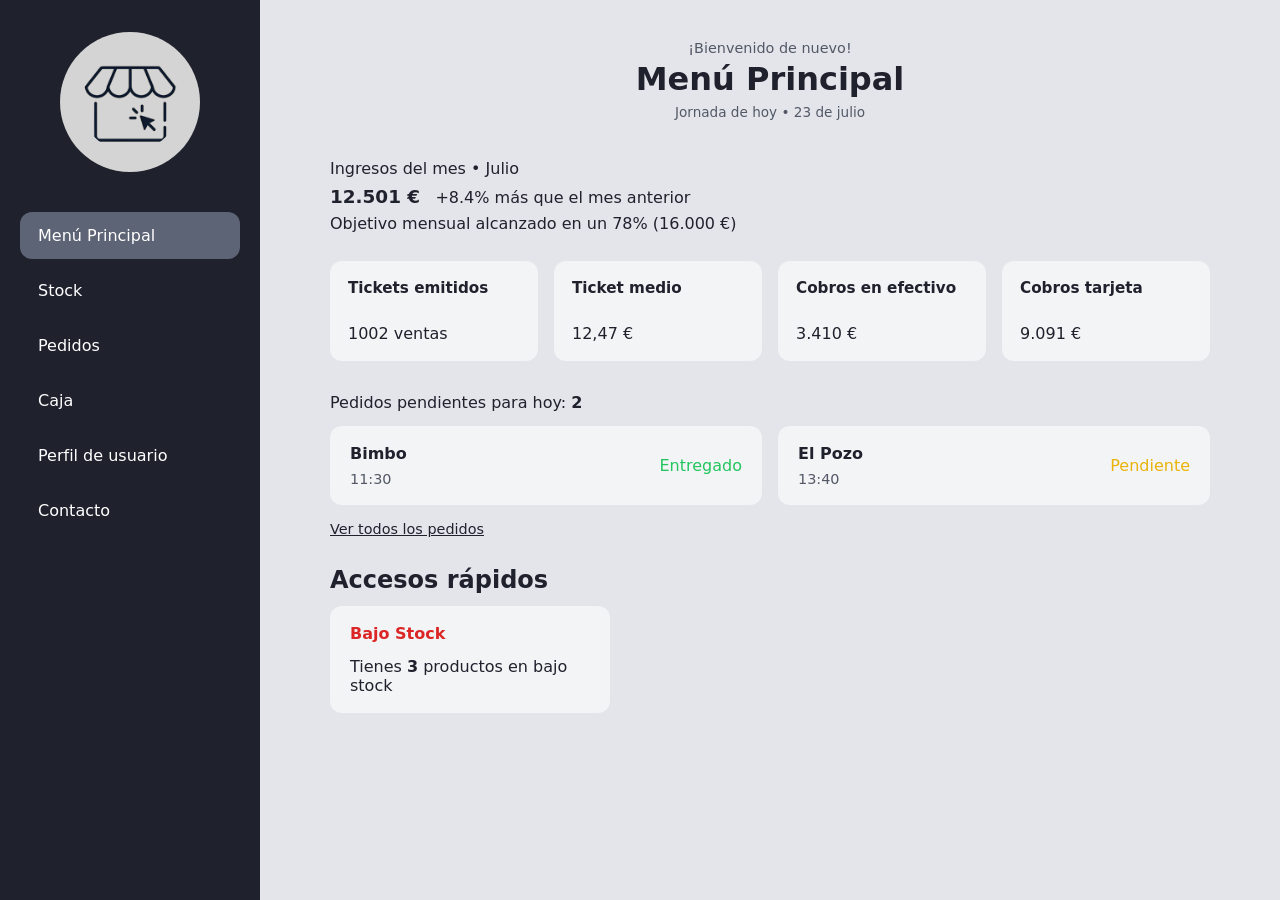
<file: src/html/index.html>
<!DOCTYPE html>
<html lang="es">

<head>
    <meta charset="UTF-8">
    <meta name="viewport" content="width=device-width, initial-scale=1.0">
    <title>Menú Principal - Gestión</title>
    <link rel="stylesheet" href="../css/main.css">
</head>

<body>

    <aside class="header-principal">
        <img src="../../../assets/logo.svg" alt="Logo" class="header-logo">
        <nav class="menu-nav">
            <a href="index.html" class="menu-link activo">Menú Principal</a>
            <a href="stock.html" class="menu-link">Stock</a>
            <a href="pedidos.html" class="menu-link">Pedidos</a>
            <a href="caja.html" class="menu-link">Caja</a>
            <a href="perfil.html" class="menu-link">Perfil de usuario</a>
            <a href="contacto.html" class="menu-link">Contacto</a>
        </nav>
    </aside>

    <main class="contenedor-principal">
        <header class="cabecera-pagina">
            <p class="cabecera-subtitulo">¡Bienvenido de nuevo!</p>
            <h1 class="cabecera-titulo">Menú Principal</h1>
            <p class="cabecera-fecha" id="fecha-jornada">Jornada de hoy • 23 de julio</p>
        </header>

        <section class="income-summary">
            <p>Ingresos del mes • <span id="mes-actual">Julio</span></p>
            <p><strong class="ingresos-total" id="ingresos-mes">12.501 €</strong> &nbsp; <span id="comparativa-mes">+8.4%
                    más que el mes anterior</span></p>
            <p id="objetivo-mes">Objetivo mensual alcanzado en un 78% (16.000 €)</p>
        </section>

        <section class="lista-datos">
            <article class="dato-item">
                <h3 class="dato-nombre">Tickets emitidos</h3>
                <p class="dato-valor" id="kpi-tickets">1002 ventas</p>
            </article>
            <article class="dato-item">
                <h3 class="dato-nombre">Ticket medio</h3>
                <p class="dato-valor" id="kpi-ticket-medio">12,47 €</p>
            </article>
            <article class="dato-item">
                <h3 class="dato-nombre">Cobros en efectivo</h3>
                <p class="dato-valor" id="kpi-efectivo">3.410 €</p>
            </article>
            <article class="dato-item">
                <h3 class="dato-nombre">Cobros tarjeta</h3>
                <p class="dato-valor" id="kpi-tarjeta">9.091 €</p>
            </article>
        </section>
        <section>
            <p>Pedidos pendientes para hoy: <strong id="pending-count">2</strong></p>
            <section class="lista-pedidos" id="pedidos-hoy"></section>
            <a href="pedidos.html" class="enlace-ver-mas">Ver todos los pedidos</a>
        </section>
        <section id="accesos-rapidos"><h2>Accesos rápidos</h2></section>
    </main>
    <script type="module" src="../js/main.js"></script>
</body>
</html>
</file>
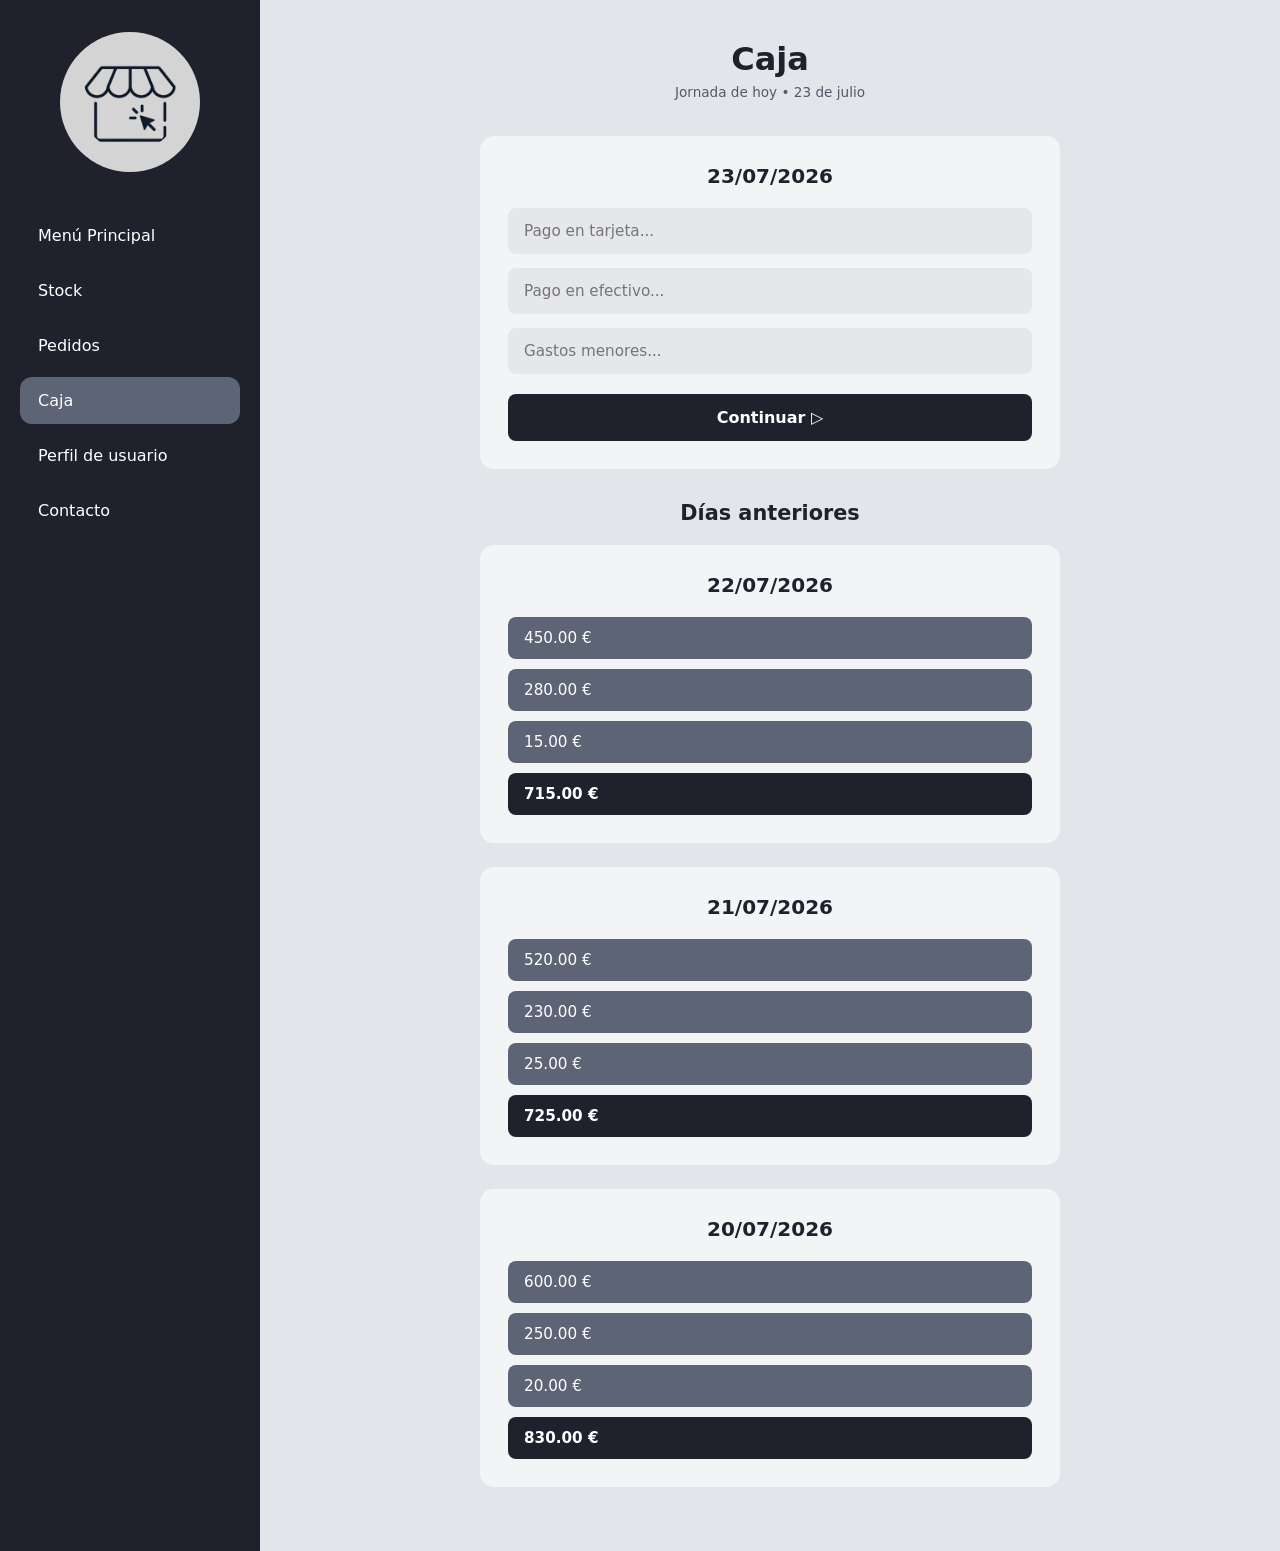
<file: src/html/caja.html>
<!DOCTYPE html>
<html lang="es">

<head>
    <meta charset="UTF-8">
    <meta name="viewport" content="width=device-width, initial-scale=1.0">
    <title>Caja - Gestión</title>
    <link rel="stylesheet" href="../css/main.css">
</head>

<body>

    <aside class="header-principal">
        <img src="../../../assets/logo.svg" alt="Logo" class="header-logo">
        <nav class="menu-nav">
            <a href="index.html" class="menu-link">Menú Principal</a>
            <a href="stock.html" class="menu-link">Stock</a>
            <a href="pedidos.html" class="menu-link">Pedidos</a>
            <a href="caja.html" class="menu-link activo">Caja</a>
            <a href="perfil.html" class="menu-link">Perfil de usuario</a>
            <a href="contacto.html" class="menu-link">Contacto</a>
        </nav>
    </aside>

    <main class="contenedor-principal">
        <header class="cabecera-pagina">
            <h1 class="cabecera-titulo">Caja</h1>
            <p class="cabecera-fecha" id="fecha-jornada">Jornada de hoy • 23 de julio</p>
        </header>

        <section class="form-card">
            <h2 id="fecha-caja-hoy">23/07/2026</h2>
            <form id="form-caja">
                <input type="number id="input-tarjeta" class="campo-input" placeholder="Pago en tarjeta..."
                    required>
                <input type="number" id="input-efectivo" class="campo-input"
                    placeholder="Pago en efectivo..." required>
                <input type="number" id="input-gastos" class="campo-input" placeholder="Gastos menores..."
                    required>
                <button type="submit" class="boton-principal">Continuar ▷</button>
            </form>
        </section>
        <h3 class="section-divider-title">Días anteriores</h3>
        <section id="caja-historial"></section>
    </main>
    <script type="module" src="../js/main.js"></script>
</body>
</html>
</file>
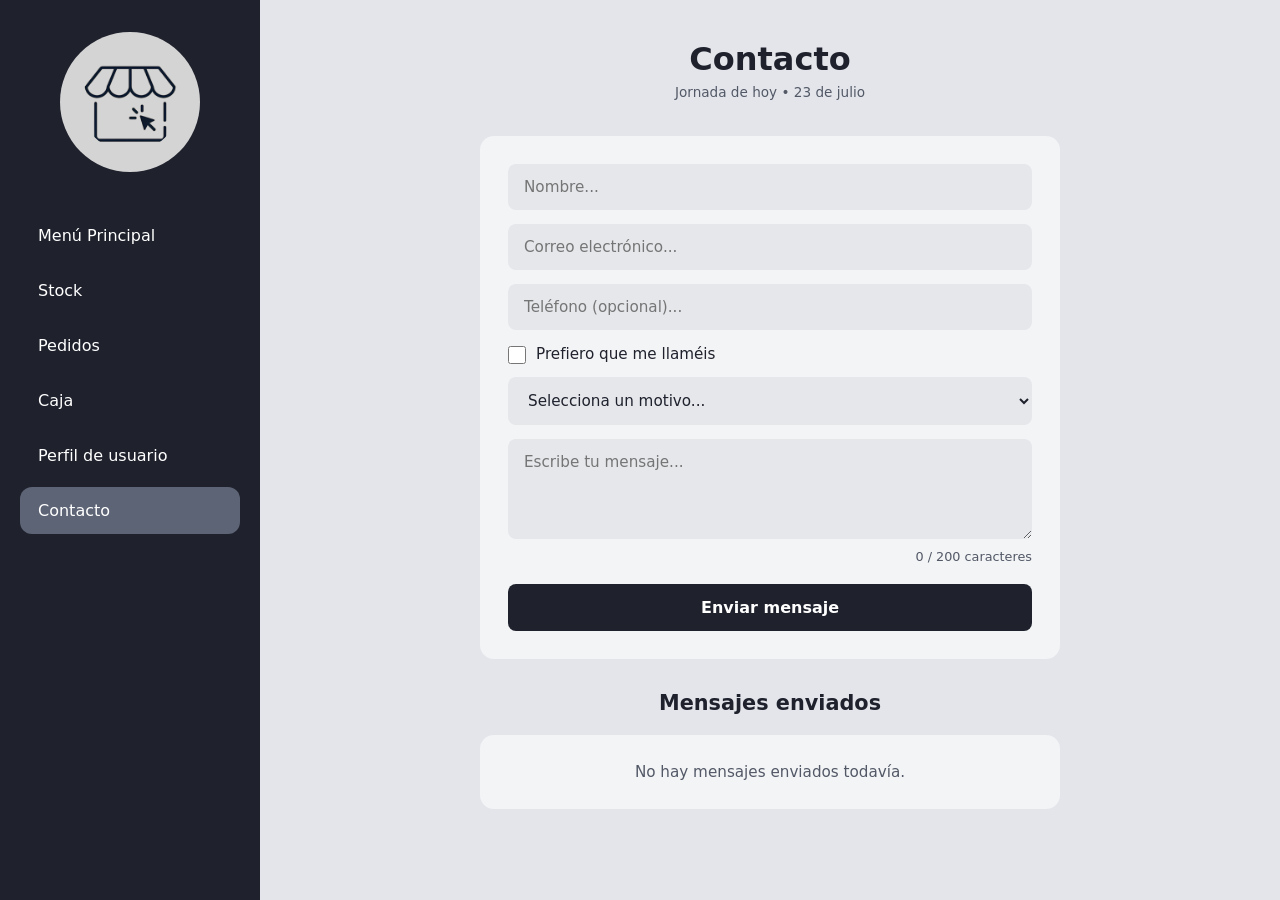
<file: src/html/contacto.html>
<!DOCTYPE html>
<html lang="es">

<head>
    <meta charset="UTF-8">
    <meta name="viewport" content="width=device-width, initial-scale=1.0">
    <title>Contacto - Gestión</title>
    <link rel="stylesheet" href="../css/main.css">
</head>

<body>

    <aside class="header-principal">
        <img src="../../../assets/logo.svg" alt="Logo" class="header-logo">
        <nav class="menu-nav">
            <a href="index.html" class="menu-link">Menú Principal</a>
            <a href="stock.html" class="menu-link">Stock</a>
            <a href="pedidos.html" class="menu-link">Pedidos</a>
            <a href="caja.html" class="menu-link">Caja</a>
            <a href="perfil.html" class="menu-link">Perfil de usuario</a>
            <a href="contacto.html" class="menu-link activo">Contacto</a>
        </nav>
    </aside>

    <main class="contenedor-principal">
        <header class="cabecera-pagina">
            <h1 class="cabecera-titulo">Contacto</h1>
            <p class="cabecera-fecha" id="fecha-jornada">Jornada de hoy • 23 de julio</p>
        </header>

        <section class="form-card">
            <form id="form-contacto" novalidate>
                <label class="campo-grupo">
                    <input type="text" id="input-nombre" class="campo-input" placeholder="Nombre..." aria-label="Nombre" required>
                    <span class="campo-error"></span>
                </label>

                <label class="campo-grupo">
                    <input type="email" id="input-email" class="campo-input" placeholder="Correo electrónico..." aria-label="Correo electrónico" required>
                    <span class="campo-error"></span>
                </label>

                <label class="campo-grupo">
                    <input type="tel" id="input-telefono" class="campo-input" placeholder="Teléfono (opcional)..." aria-label="Teléfono">
                    <span class="campo-error"></span>
                </label>

                <label class="campo-checkbox">
                    <input type="checkbox" id="input-llamar" name="llamar">
                    Prefiero que me llaméis
                    <span class="campo-error"></span>
                </label>

                <label class="campo-grupo">
                    <select id="input-motivo" class="campo-input" aria-label="Motivo de contacto" required>
                        <option value="">Selecciona un motivo...</option>
                        <option value="Incidencia con un pedido">Incidencia con un pedido</option>
                        <option value="Consulta de stock">Consulta de stock</option>
                        <option value="Problema en caja">Problema en caja</option>
                        <option value="Otro motivo">Otro motivo</option>
                    </select>
                    <span class="campo-error"></span>
                </label>

                <label class="campo-grupo">
                    <textarea id="input-mensaje" class="campo-input" placeholder="Escribe tu mensaje..." aria-label="Mensaje" minlength="10" maxlength="200" rows="4" required></textarea>
                    <span id="contador-caracteres" class="campo-contador">0 / 200 caracteres</span>
                    <span class="campo-error"></span>
                </label>

                <button type="submit" class="boton-principal">Enviar mensaje</button>
            </form>
        </section>

        <h2 class="section-divider-title">Mensajes enviados</h2>
        <section id="lista-mensajes" class="form-card"></section>
    </main>

    <script type="module" src="../js/main.js"></script>
</body>

</html>
</file>
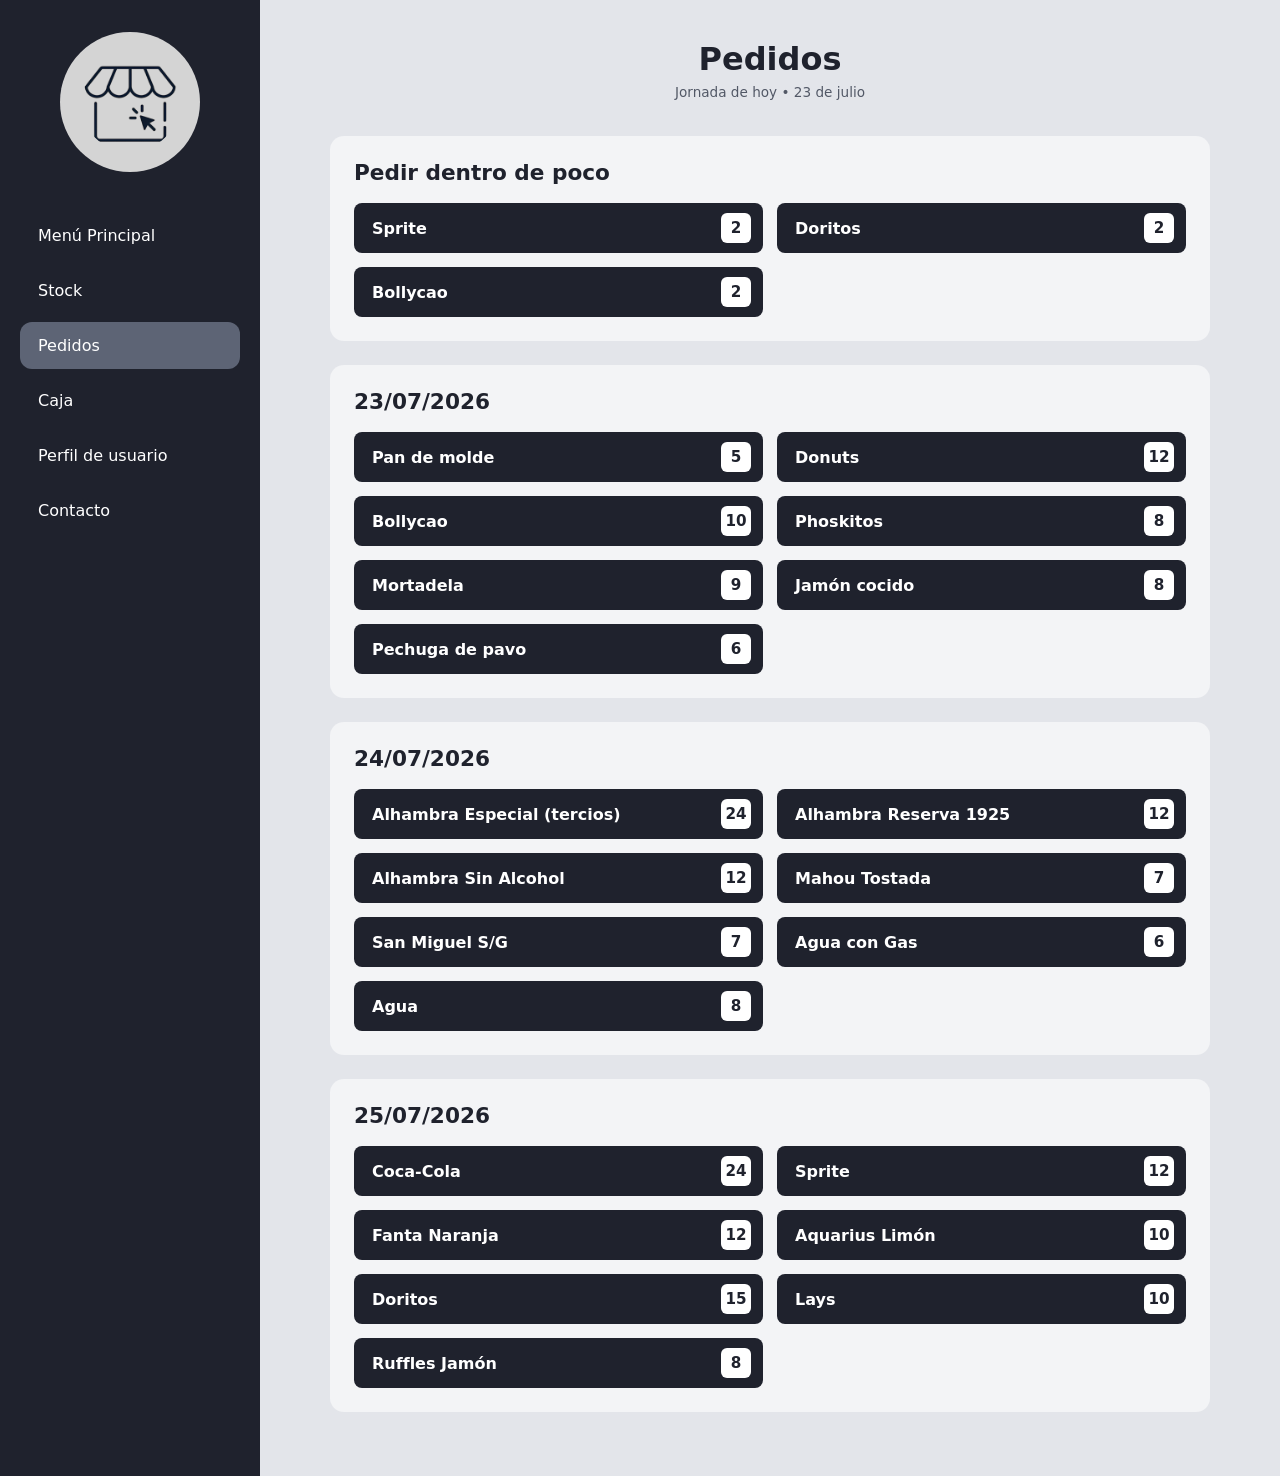
<file: src/html/pedidos.html>
<!DOCTYPE html>
<html lang="es">
<head>
    <meta charset="UTF-8">
    <meta name="viewport" content="width=device-width, initial-scale=1.0">
    <title>Pedidos - Gestión</title>
    <link rel="stylesheet" href="../css/main.css">
</head>
<body>
    <aside class="header-principal">
        <img src="../../../assets/logo.svg" alt="Logo" class="header-logo">
        <nav class="menu-nav">
            <a href="index.html" class="menu-link">Menú Principal</a>
            <a href="stock.html" class="menu-link">Stock</a>
            <a href="pedidos.html" class="menu-link activo">Pedidos</a>
            <a href="caja.html" class="menu-link">Caja</a>
            <a href="perfil.html" class="menu-link">Perfil de usuario</a>
            <a href="contacto.html" class="menu-link">Contacto</a>
        </nav>
    </aside>
    <main class="contenedor-principal">
        <header class="cabecera-pagina">
            <h1 class="cabecera-titulo">Pedidos</h1>
            <p class="cabecera-fecha" id="fecha-jornada">Jornada de hoy • 23 de julio</p>
        </header>
        <section id="pedir-pronto" class="tarjeta">
            <header class="tarjeta-header">
                <h2 class="tarjeta-titulo">Pedir dentro de poco</h2>
            </header>
            <ul class="lista-productos"></ul>
        </section>
    </main>
<script type="module" src="../js/main.js"></script>
</body>
</html>
</file>
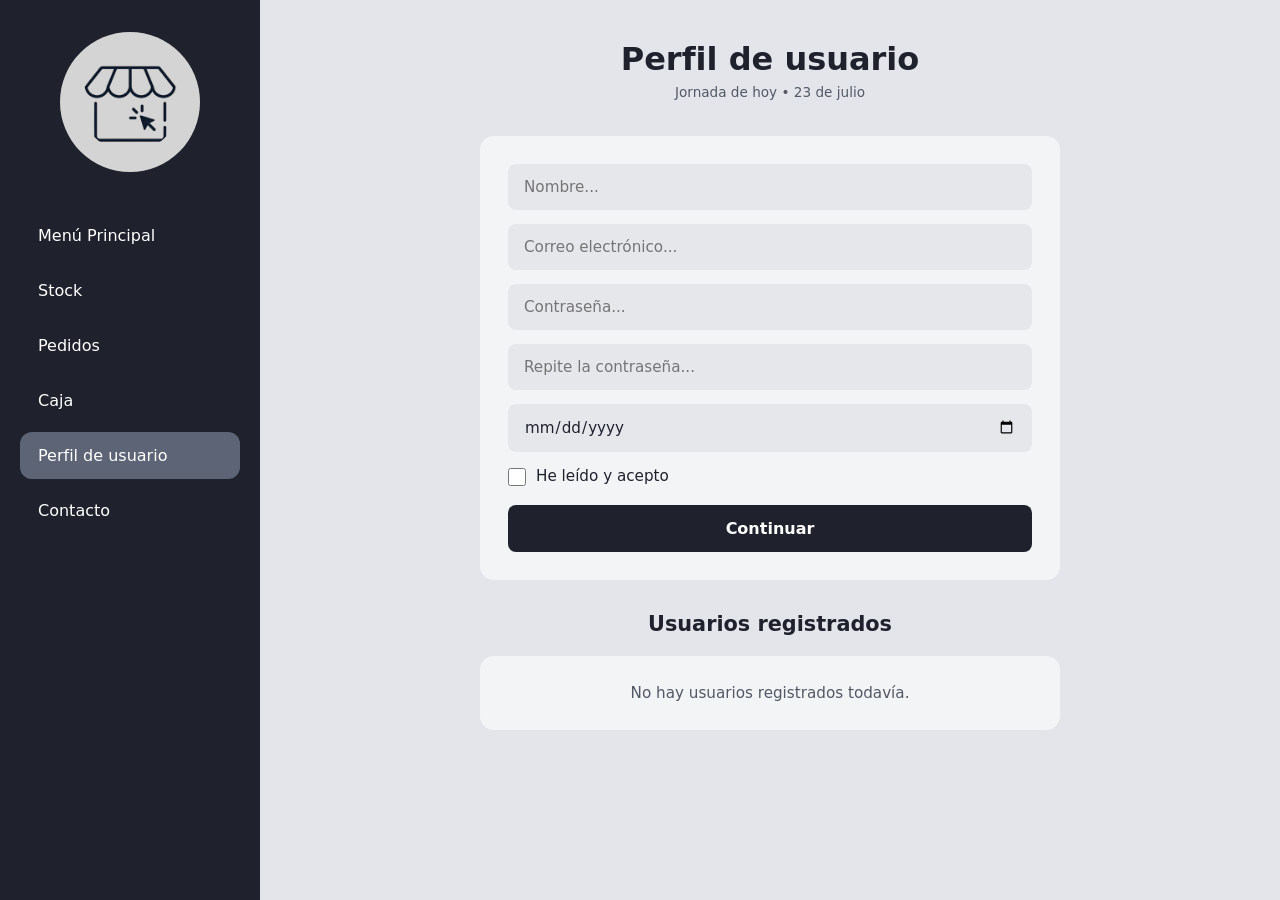
<file: src/html/perfil.html>
<!DOCTYPE html>
<html lang="es">

<head>
    <meta charset="UTF-8">
    <meta name="viewport" content="width=device-width, initial-scale=1.0">
    <title>Perfil de usuario - Gestión</title>
    <link rel="stylesheet" href="../css/main.css">
</head>

<body>

    <aside class="header-principal">
        <img src="../../../assets/logo.svg" alt="Logo" class="header-logo">
        <nav class="menu-nav">
            <a href="index.html" class="menu-link">Menú Principal</a>
            <a href="stock.html" class="menu-link">Stock</a>
            <a href="pedidos.html" class="menu-link">Pedidos</a>
            <a href="caja.html" class="menu-link">Caja</a>
            <a href="perfil.html" class="menu-link activo">Perfil de usuario</a>
            <a href="contacto.html" class="menu-link">Contacto</a>
        </nav>
    </aside>
    <main class="contenedor-principal">
        <header class="cabecera-pagina">
            <h1 class="cabecera-titulo">Perfil de usuario</h1>
            <p class="cabecera-fecha" id="fecha-jornada">Jornada de hoy • 23 de julio</p>
        </header>

        <section class="form-card">
            <form id="form-perfil" novalidate>
                <div class="campo-grupo">
                    <input type="text" id="input-nombre" class="campo-input" placeholder="Nombre..." required>
                    <p class="campo-error"></p>
                </div>
                <div class="campo-grupo">
                    <input type="email" id="input-email" class="campo-input" placeholder="Correo electrónico..." required>
                    <p class="campo-error"></p>
                </div>
                <div class="campo-grupo">
                    <input type="password" id="input-password" class="campo-input" placeholder="Contraseña..." minlength="8" required>
                    <p class="campo-error"></p>
                </div>
                <div class="campo-grupo">
                    <input type="password" id="input-password-repeat" class="campo-input" placeholder="Repite la contraseña..." required>
                    <p class="campo-error"></p>
                </div>
                <div class="campo-grupo">
                    <input type="date" id="input-fecha" class="campo-input" required>
                    <p class="campo-error"></p>
                </div>
                <label class="campo-checkbox">
                    <input type="checkbox" id="input-terminos" name="terminos" required>
                    He leído y acepto
                    <p class="campo-error"></p>
                </label>
                <button type="submit" class="boton-principal">Continuar</button>
            </form>
        </section>

        <h2 class="section-divider-title">Usuarios registrados</h2>
        <section id="lista-usuarios" class="form-card"></section>
    </main>
    <script type="module" src="../js/main.js"></script>
</body>

</html>
</file>
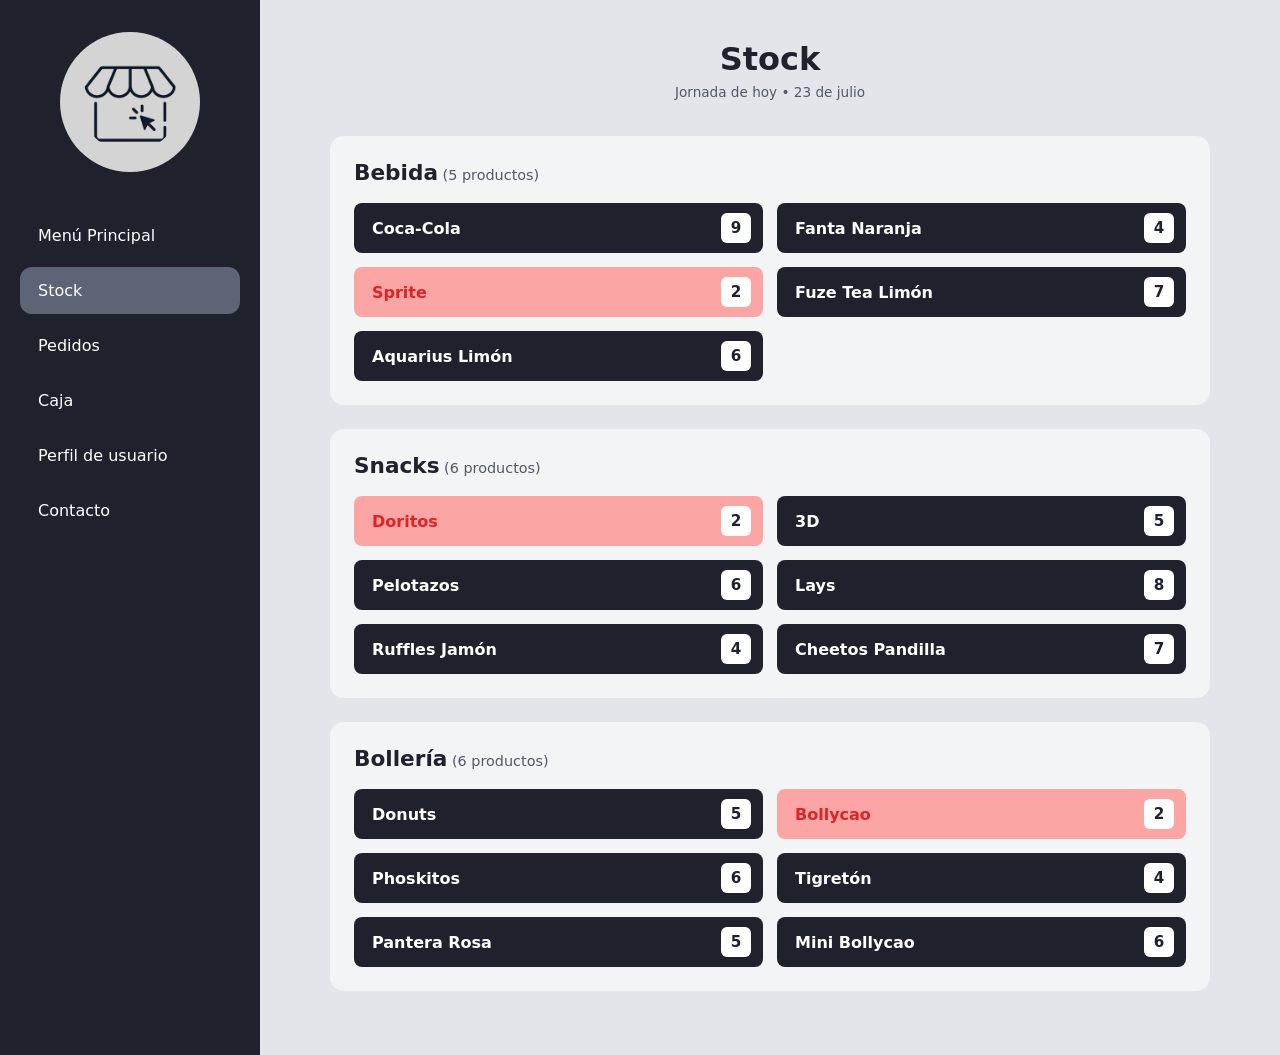
<file: src/html/stock.html>
<!DOCTYPE html>
<html lang="es">

<head>
    <meta charset="UTF-8">
    <meta name="viewport" content="width=device-width, initial-scale=1.0">
    <title>Stock - Gestión</title>
    <link rel="stylesheet" href="../css/main.css">
</head>
<body>
    <aside class="header-principal">
        <img src="../../../assets/logo.svg" alt="Logo" class="header-logo">
        <nav class="menu-nav">
            <a href="index.html" class="menu-link">Menú Principal</a>
            <a href="stock.html" class="menu-link activo">Stock</a>
            <a href="pedidos.html" class="menu-link">Pedidos</a>
            <a href="caja.html" class="menu-link">Caja</a>
            <a href="perfil.html" class="menu-link">Perfil de usuario</a>
            <a href="contacto.html" class="menu-link">Contacto</a>
        </nav>
    </aside>
    <main class="contenedor-principal">
        <header class="cabecera-pagina">
            <h1 class="cabecera-titulo">Stock</h1>
            <p class="cabecera-fecha" id="fecha-jornada">Jornada de hoy • 23 de julio</p>
        </header>
    </main>
    <script type="module" src="../js/main.js"></script>
</body>
</html>
</file>
<file: src/css/main.css>
/* Reset básico y tipografía */
* {
    box-sizing: border-box;
    margin: 0;
    padding: 0;
    font-family: system-ui, -apple-system, 'Segoe UI', Roboto, Helvetica, Arial, sans-serif;
}

:root {
    font-size: 16px;
    --bg-sidebar: #1f222d;
    --bg-sidebar-active: #5d6475;
    --bg-main: #e3e5ea;
    --bg-card: #f3f4f6;
    --bg-input: #e5e7eb;
    --text-dark: #1f222d;
    --text-muted: #525866;
    --text-light: #ffffff;
    --low-stock-bg: #fca5a5;
    --low-stock-text: #dc2626;
    --status-ok: #22c55e;
    --status-pending: #eab308;
}

body {
    display: flex;
    min-height: 100vh;
    background-color: var(--bg-main);
    color: var(--text-dark);
}

/* --- BARRA LATERAL --- */
.header-principal {
    width: 16.25rem;
    background-color: var(--bg-sidebar);
    color: var(--text-light);
    padding: 2rem 1.25rem;
    display: flex;
    flex-direction: column;
    align-items: center;
    flex-shrink: 0;
}

.header-logo {
    width: 8.75rem;
    height: 8.75rem;
    background-color: #d4d4d4;
    border-radius: 50%;
    margin-bottom: 2.5rem;
    padding: 1.25rem;
    object-fit: contain;
}

.menu-nav {
    width: 100%;
    display: flex;
    flex-direction: column;
    gap: 0.5rem;
}

.menu-link {
    display: flex;
    align-items: center;
    gap: 0.75rem;
    padding: 0.875rem 1.125rem;
    color: var(--text-light);
    text-decoration: none;
    border-radius: 0.75rem;
    font-weight: 500;
    transition: background-color 0.2s;
}

.menu-link:hover {
    background-color: rgba(255, 255, 255, 0.08);
}

.menu-link.activo {
    background-color: var(--bg-sidebar-active);
}

/* --- CONTENIDO PRINCIPAL --- */
.contenedor-principal {
    flex: 1;
    padding: 2.5rem 3.75rem;
    max-width: 62.5rem;
    margin: 0 auto;
}

.cabecera-pagina {
    text-align: center;
    margin-bottom: 2.25rem;
}

.cabecera-subtitulo {
    font-size: 0.9rem;
    color: var(--text-muted);
    margin-bottom: 0.25rem;
}

.cabecera-titulo {
    font-size: 2rem;
    font-weight: 700;
    margin-bottom: 0.375rem;
}

.cabecera-fecha {
    font-size: 0.85rem;
    color: var(--text-muted);
}

/* --- TARJETAS Y SECCIONES --- */
.tarjeta {
    background-color: var(--bg-card);
    border-radius: 0.875rem;
    padding: 1.5rem;
    margin-bottom: 1.5rem;
}

.tarjeta-header {
    display: flex;
    justify-content: space-between;
    align-items: center;
    margin-bottom: 1.125rem;
}

.tarjeta-titulo {
    font-size: 1.35rem;
}

.tarjeta-header span {
    font-size: 0.9rem;
    font-weight: 400;
    color: var(--text-muted);
}

.enlace-ver-mas {
    color: var(--text-dark);
    font-size: 0.9rem;
    text-decoration: underline;
    cursor: pointer;
}

/* --- MENÚ PRINCIPAL (KPIs y Pedidos hoy) --- */
.income-summary {
    margin-bottom: 1.5rem;
    line-height: 1.6;
}

.ingresos-total {
    font-size: 1.15rem;
    font-weight: 700;
}

.lista-datos {
    display: grid;
    grid-template-columns: repeat(4, 1fr);
    gap: 1rem;
    margin-bottom: 2rem;
}

.dato-item {
    background-color: var(--bg-card);
    padding: 1.125rem;
    border-radius: 0.75rem;
    display: flex;
    flex-direction: column;
    justify-content: space-between;
    min-height: 6.25rem;
}

.dato-nombre {
    font-weight: 700;
    font-size: 0.95rem;
    margin-bottom: 0.75rem;
}

.lista-pedidos {
    display: grid;
    grid-template-columns: repeat(2, 1fr);
    gap: 1rem;
    margin: 0.875rem 0;
}

.order-card {
    cursor: pointer;
    background-color: var(--bg-card);
    padding: 1.125rem 1.25rem;
    border-radius: 0.75rem;
    display: grid;
    grid-template-columns: 1fr auto;
    align-items: center;
}

.order-card h3 {
    font-size: 1rem;
    margin-bottom: 0.5rem;
    grid-column: 1;
}

.order-card time {
    font-size: 0.9rem;
    color: var(--text-muted);
    grid-column: 1;
}

.status-delivered,
.status-pending {
    grid-column: 2;
    grid-row: 1 / 3;
    font-weight: 500;
}

.status-delivered {
    color: var(--status-ok);
}

.status-pending {
    color: var(--status-pending);
}

#accesos-rapidos {
    margin-top: 1.75rem;
}

.alert-card {
    background-color: var(--bg-card);
    padding: 1.125rem 1.25rem;
    border-radius: 0.75rem;
    max-width: 17.5rem;
    margin-top: 0.75rem;
}

.alert-card h3 {
    color: var(--low-stock-text);
    font-size: 1rem;
    margin-bottom: 0.875rem;
}

/* --- LISTAS DE PRODUCTOS (Stock y Pedidos) --- */
.lista-productos {
    list-style: none;
    display: grid;
    grid-template-columns: repeat(2, 1fr);
    gap: 0.875rem;
}

.product-item {
    background-color: var(--bg-sidebar);
    color: var(--text-light);
    padding: 0.625rem 0.75rem 0.625rem 1.125rem;
    border-radius: 0.5rem;
    display: flex;
    justify-content: space-between;
    align-items: center;
    font-weight: 600;
}

.product-badge {
    background-color: var(--text-light);
    color: var(--text-dark);
    width: 1.875rem;
    height: 1.875rem;
    border-radius: 0.375rem;
    display: flex;
    align-items: center;
    justify-content: center;
    font-weight: 700;
    font-size: 0.95rem;
}

/* Productos en bajo stock */
.product-item.low-stock {
    background-color: var(--low-stock-bg);
    color: var(--low-stock-text);
}

.product-item.low-stock .product-badge {
    color: var(--text-dark);
}

/* --- FORMULARIOS E HISTORIAL (Caja, Perfil y Contacto) --- */
.form-card {
    background-color: var(--bg-card);
    border-radius: 0.875rem;
    padding: 1.75rem;
    max-width: 36.25rem;
    margin: 0 auto 1.5rem auto;
}

.form-card h2 {
    text-align: center;
    margin-bottom: 1.25rem;
    font-size: 1.25rem;
}

.campo-input {
    width: 100%;
    padding: 0.875rem 1rem;
    background-color: var(--bg-input);
    border: none;
    border-radius: 0.5rem;
    margin-bottom: 0.875rem;
    font-size: 0.95rem;
    color: var(--text-dark);
}

#form-perfil .campo-grupo,
#form-contacto .campo-grupo {
    display: block;
    margin-bottom: 0.875rem;
}

#form-perfil .campo-grupo .campo-input,
#form-contacto .campo-grupo .campo-input {
    margin-bottom: 0;
}

textarea.campo-input {
    resize: vertical;
}

.campo-contador {
    display: block;
    margin-top: 0.375rem;
    font-size: 0.8rem;
    color: var(--text-muted);
    text-align: right;
}

.campo-error {
    white-space: pre-line;
    line-height: 1.4;
}

#form-perfil .campo-error,
#form-contacto .campo-error {
    display: block;
    margin-top: 0.375rem;
    font-size: 0.85rem;
    line-height: 1.3;
    color: #dc2626;
}

#form-perfil .campo-error:empty,
#form-contacto .campo-error:empty {
    display: none;
}

#form-perfil .campo-checkbox,
#form-contacto .campo-checkbox {
    display: flex;
    flex-wrap: wrap;
    align-items: center;
    column-gap: 0.625rem;
    row-gap: 0;
    margin: 0.25rem 0 0.75rem;
    font-size: 0.95rem;
    line-height: 1.4;
    color: var(--text-dark);
    cursor: pointer;
}

#form-perfil .campo-checkbox .campo-error,
#form-contacto .campo-checkbox .campo-error {
    flex-basis: 100%;
    margin-top: 0.375rem;
}

#form-perfil .campo-checkbox input[type="checkbox"],
#form-contacto .campo-checkbox input[type="checkbox"] {
    width: 1.125rem;
    height: 1.125rem;
    margin: 0;
    accent-color: var(--bg-sidebar);
    cursor: pointer;
    flex-shrink: 0;
}

.boton-principal {
    width: 100%;
    padding: 0.875rem;
    background-color: var(--bg-sidebar);
    color: var(--text-light);
    border: none;
    border-radius: 0.5rem;
    font-size: 1rem;
    font-weight: 600;
    cursor: pointer;
    margin-top: 0.375rem;
}

.boton-principal:hover {
    opacity: 0.92;
}

.history-list {
    list-style: none;
}

.history-row {
    background-color: var(--bg-sidebar-active);
    color: var(--text-light);
    padding: 0.75rem 1rem;
    border-radius: 0.5rem;
    margin-bottom: 0.625rem;
    font-size: 0.95rem;
}

.history-row.total {
    background-color: var(--bg-sidebar);
    font-weight: 700;
    margin-bottom: 0;
}

.section-divider-title {
    text-align: center;
    margin: 2rem 0 1.25rem 0;
    font-size: 1.3rem;
}

.popup-overlay {
    position: fixed;
    inset: 0;
    background-color: rgba(31, 34, 45, 0.65);
    display: none;
    align-items: center;
    justify-content: center;
    padding: 1.5rem;
    z-index: 100;
}

.popup-overlay.activo {
    display: flex;
}

.popup-card {
    background-color: var(--bg-card);
    border-radius: 0.875rem;
    padding: 1.75rem;
    width: 100%;
    max-width: 32rem;
    box-shadow: 0 1rem 2.5rem rgba(0, 0, 0, 0.25);
}

.popup-fecha-hora {
    font-size: 0.95rem;
    color: var(--text-muted);
    margin-bottom: 1.25rem;
}

.popup-card h3 {
    font-size: 1rem;
    margin-bottom: 0.75rem;
}

.popup-producto {
    list-style: none;
    display: grid;
    grid-template-columns: 1fr;
    gap: 0.75rem;
    margin-bottom: 1.5rem;
}

.btn-editar,
.btn-borrar {
    padding: 0.4rem 0.75rem;
    border: none;
    border-radius: 0.375rem;
    font-size: 0.85rem;
    font-weight: 600;
    cursor: pointer;
    transition: opacity 0.2s;
}

.btn-editar {
    background-color: var(--bg-sidebar);
    color: var(--text-light);
}

.btn-borrar {
    background-color: var(--low-stock-bg);
    color: var(--low-stock-text);
}

.btn-editar:hover,
.btn-borrar:hover {
    opacity: 0.88;
}

#lista-usuarios .history-row,
#lista-mensajes .history-row {
    display: flex;
    justify-content: space-between;
    align-items: center;
    gap: 1rem;
}

.usuario-acciones {
    display: flex;
    gap: 0.5rem;
}

#lista-usuarios .history-row:last-child,
#lista-mensajes .history-row:last-child {
    margin-bottom: 0;
}

#lista-usuarios p,
#lista-mensajes p {
    text-align: center;
    color: var(--text-muted);
    font-size: 0.95rem;
}
</file>
